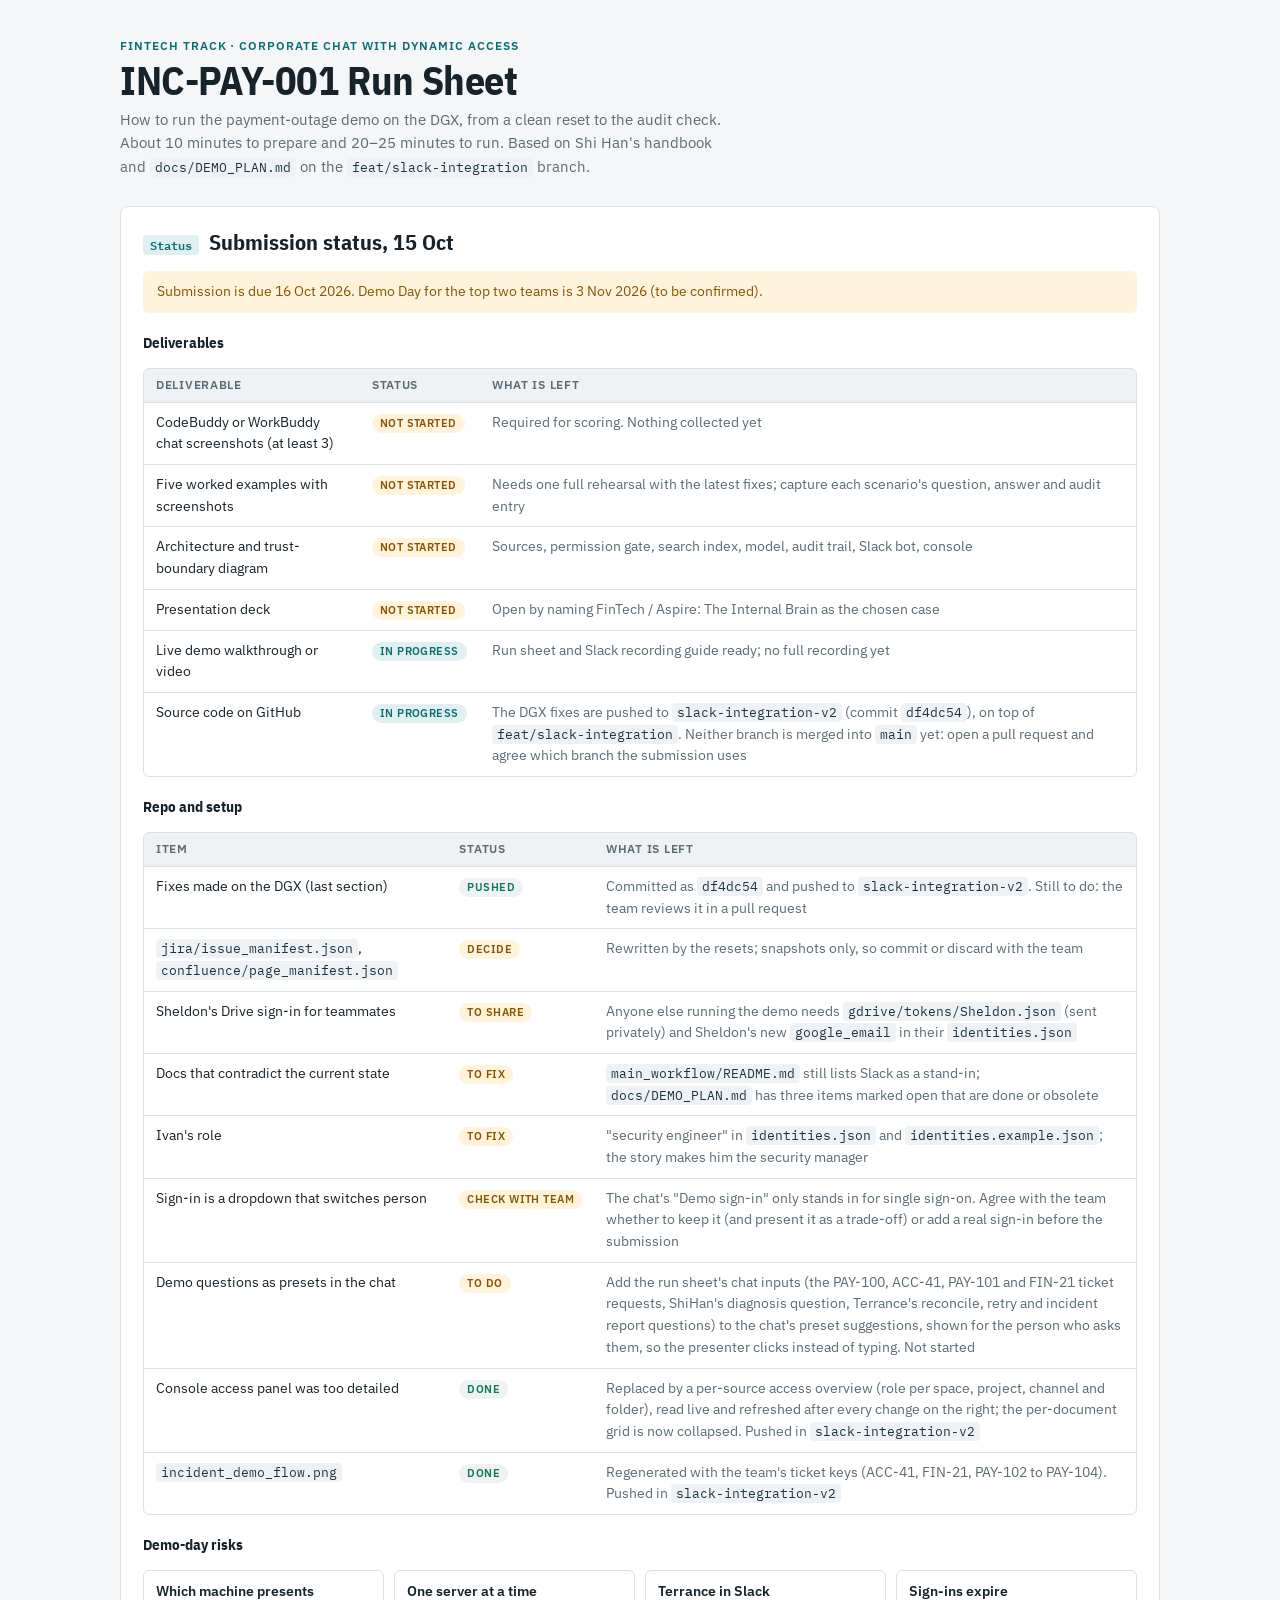
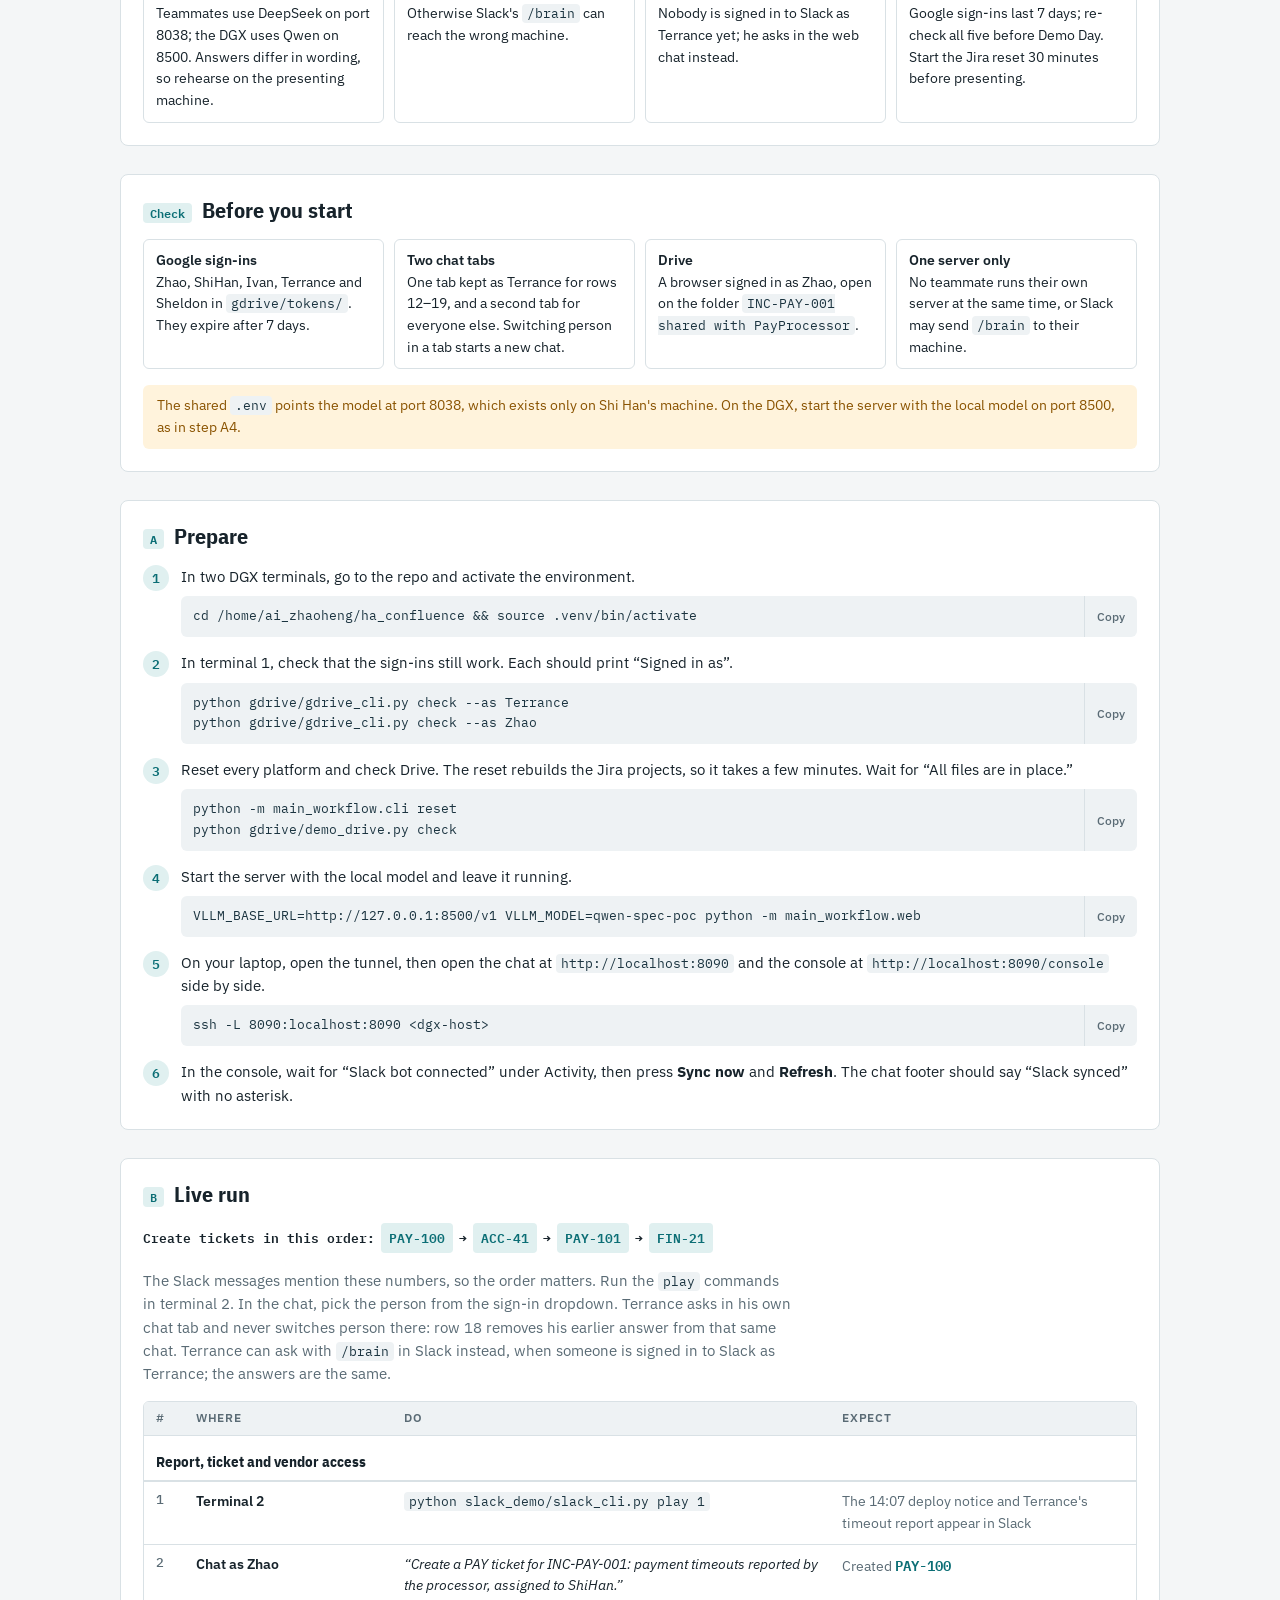
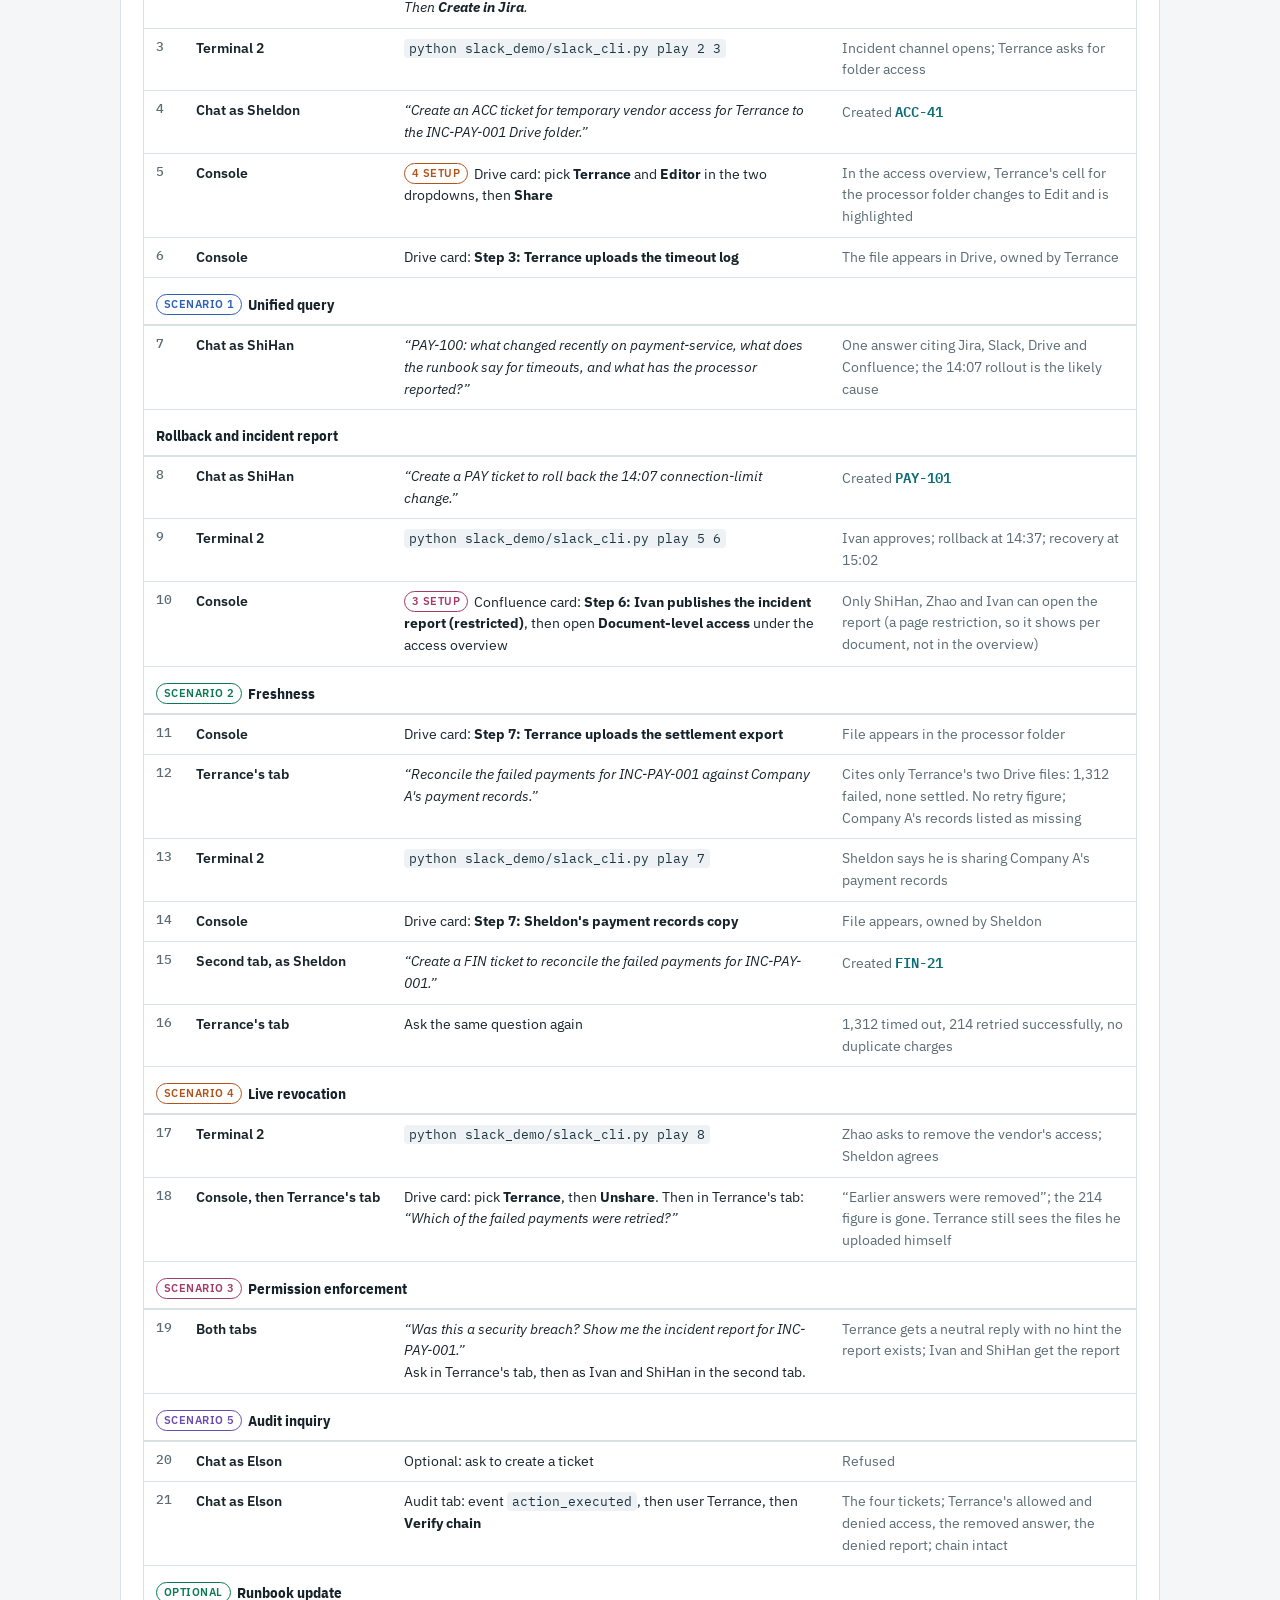
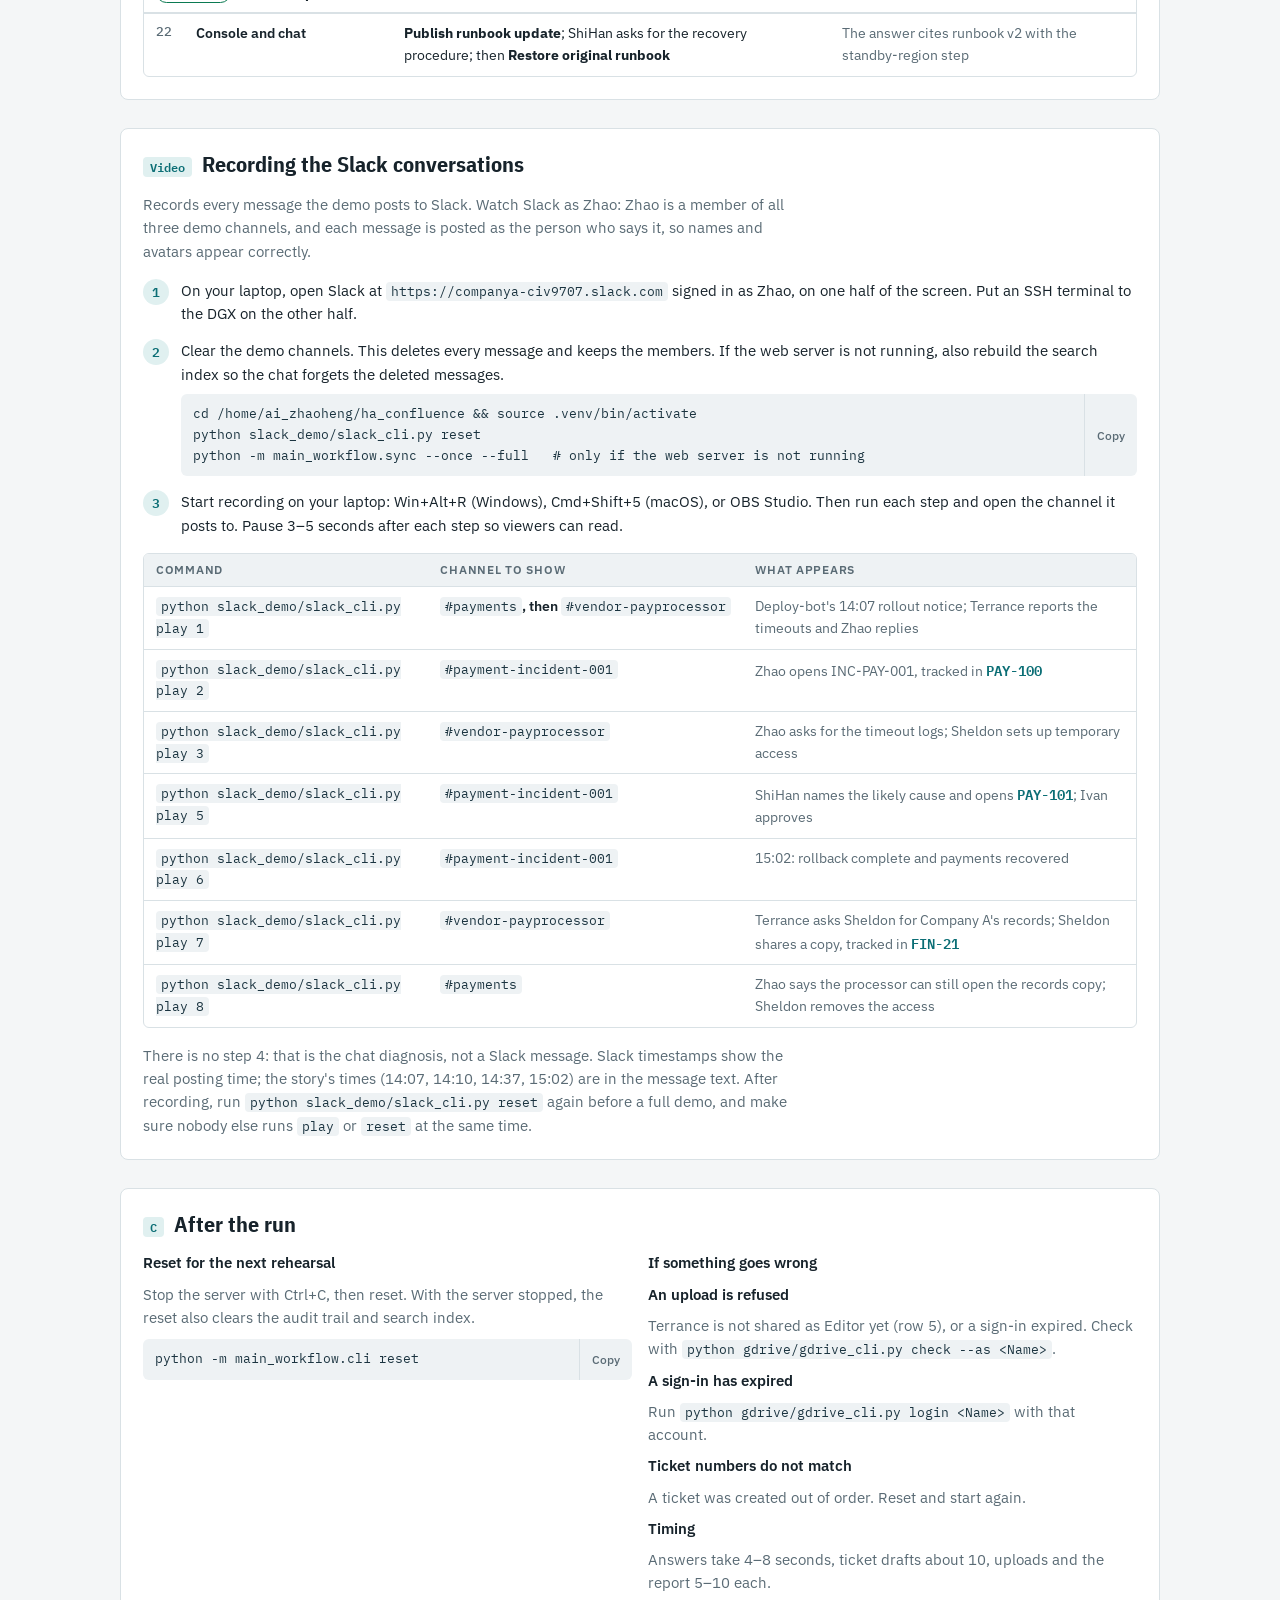
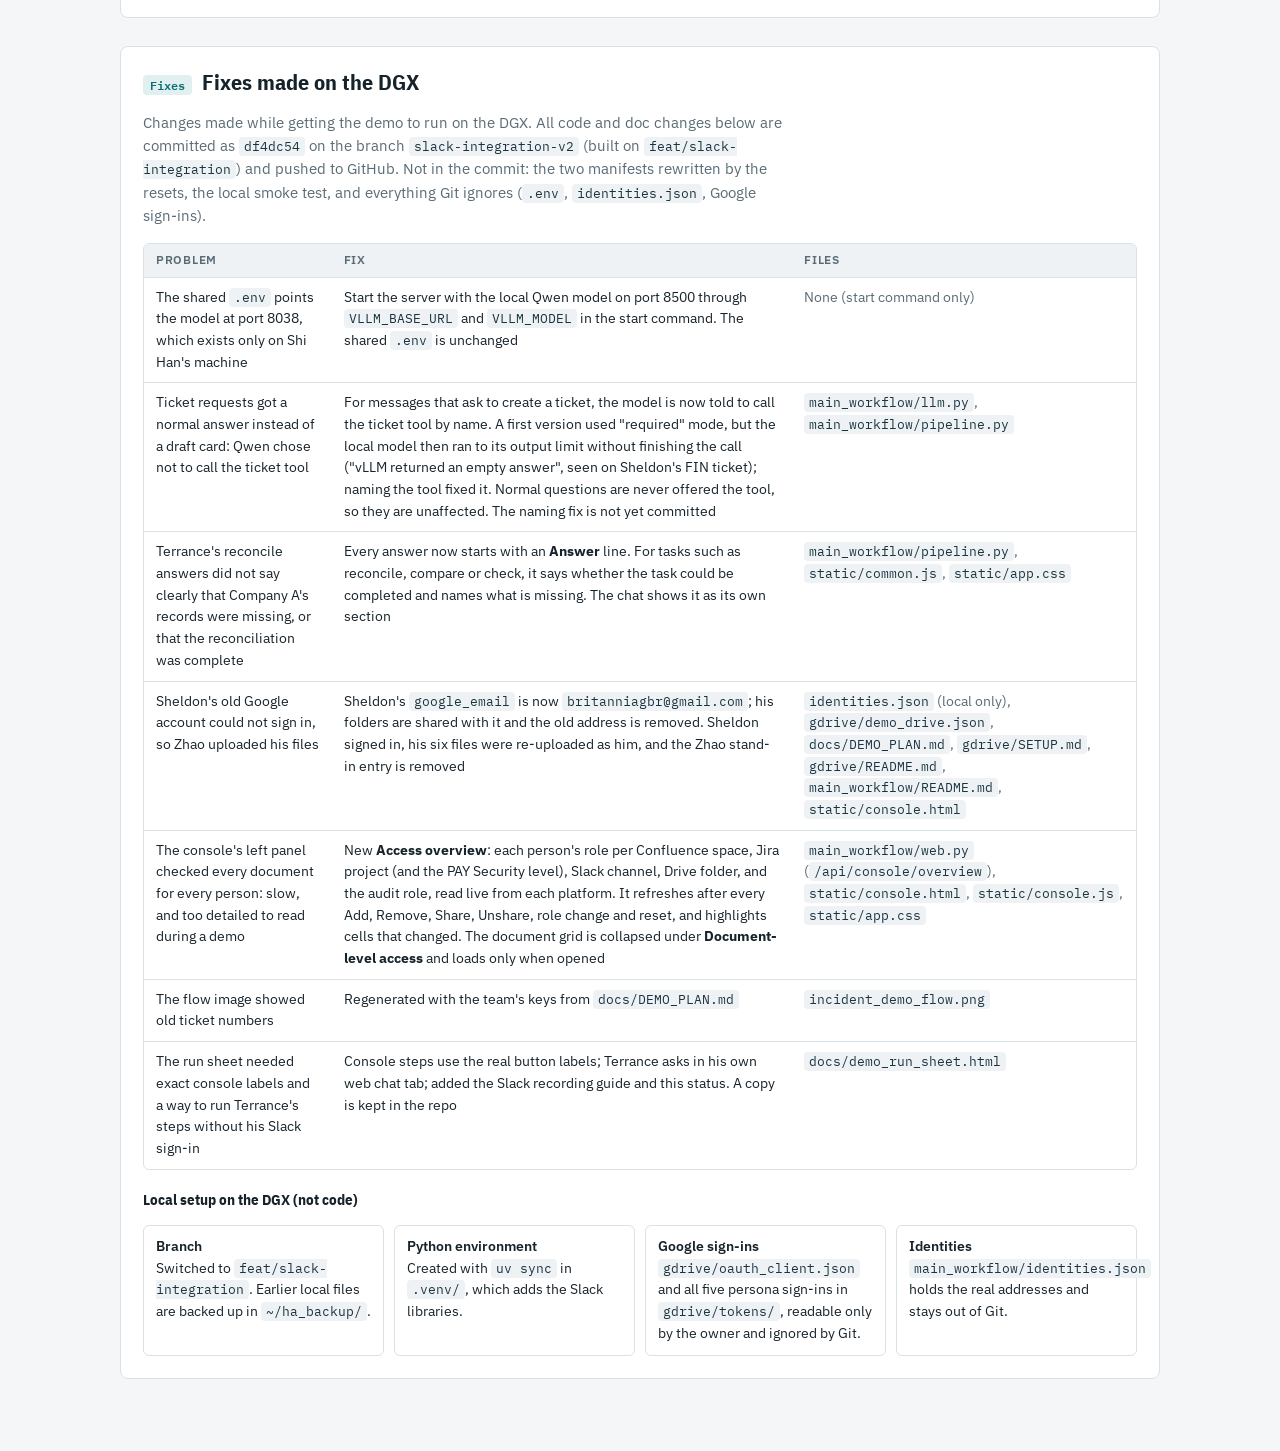
<file: docs/demo_run_sheet.html>
<!doctype html>
<html lang="en">
<head>
<meta charset="utf-8">
<meta name="viewport" content="width=device-width, initial-scale=1, viewport-fit=cover">
<!-- Copy of https://claude.ai/artifact/2MVNKs9NNKxRLNX1ptHMFB (version 9) -->
<title>INC-PAY-001 Run Sheet</title>
<link rel="preconnect" href="https://fonts.googleapis.com">
<link rel="preconnect" href="https://fonts.gstatic.com" crossorigin>
<link rel="stylesheet" href="https://fonts.googleapis.com/css2?family=IBM+Plex+Sans:wght@400;500;600;700&family=IBM+Plex+Mono:wght@400;500&family=IBM+Plex+Sans+Condensed:wght@600;700&display=swap">
<style>
/* Layout: a single run-sheet column; prep as numbered checklists, the live run as one scannable table grouped by scenario */
:root {
  --bg: #f4f6f7;
  --paper: #ffffff;
  --ink: #17232b;
  --muted: #5a6b75;
  --line: #d9e1e5;
  --accent: #0b6e75;
  --accent-soft: #e0f0f0;
  --code-bg: #eef2f4;
  --code-ink: #1b3440;
  --warn: #8a5300;
  --warn-soft: #fff3dc;
  --s1: #2b5fb8; --s2: #0b7a52; --s3: #a23a6a; --s4: #b2531a; --s5: #6a4bb0;
  --font-display: "IBM Plex Sans Condensed", "Arial Narrow", "Helvetica Neue", sans-serif;
  --font-body: "IBM Plex Sans", "Helvetica Neue", Arial, sans-serif;
  --font-mono: "IBM Plex Mono", ui-monospace, SFMono-Regular, Menlo, Consolas, monospace;
}
@media (prefers-color-scheme: dark) {
  :root:not([data-theme="light"]) {
    --bg: #10171b; --paper: #172127; --ink: #e4ecef; --muted: #98aab3; --line: #2a3a42;
    --accent: #5cc5cc; --accent-soft: #15353a; --code-bg: #0d1418; --code-ink: #cfe3e8;
    --warn: #f0c070; --warn-soft: #2e2512;
    --s1: #7aa6f0; --s2: #5fd0a2; --s3: #e48ab4; --s4: #f0a070; --s5: #b9a2f2;
    color-scheme: dark;
  }
}
:root[data-theme="dark"] {
  --bg: #10171b; --paper: #172127; --ink: #e4ecef; --muted: #98aab3; --line: #2a3a42;
  --accent: #5cc5cc; --accent-soft: #15353a; --code-bg: #0d1418; --code-ink: #cfe3e8;
  --warn: #f0c070; --warn-soft: #2e2512;
  --s1: #7aa6f0; --s2: #5fd0a2; --s3: #e48ab4; --s4: #f0a070; --s5: #b9a2f2;
  color-scheme: dark;
}
* { box-sizing: border-box; }
body { background: var(--bg); color: var(--ink); font: 15px/1.55 var(--font-body); }
.wrap { max-width: 1080px; margin: 0 auto; padding-inline: 20px; padding-block: 32px 64px; display: grid; gap: 28px; }
header { display: grid; gap: 6px; }
.eyebrow { font: 600 12px/1 var(--font-body); letter-spacing: .08em; text-transform: uppercase; color: var(--accent); }
h1 { font: 700 clamp(28px, 4vw, 40px)/1.1 var(--font-display); margin: 0; text-wrap: balance; letter-spacing: -.01em; }
.lede { color: var(--muted); margin: 0; max-width: 68ch; }
h2 { font: 700 22px/1.2 var(--font-display); margin: 0; display: flex; align-items: baseline; gap: 10px; }
h2 .part { font: 600 12px/1 var(--font-mono); color: var(--accent); background: var(--accent-soft); padding: 4px 7px; border-radius: 4px; }
section { background: var(--paper); border: 1px solid var(--line); border-radius: 8px; padding: 22px; display: grid; gap: 16px; min-width: 0; }
.note { color: var(--muted); margin: 0; max-width: 72ch; }
.warn { background: var(--warn-soft); color: var(--warn); border-radius: 6px; padding: 10px 14px; margin: 0; font-size: 14px; }
ol.steps { margin: 0; padding: 0; list-style: none; counter-reset: s; display: grid; gap: 14px; }
ol.steps > li { counter-increment: s; display: grid; grid-template-columns: 28px minmax(0, 1fr); gap: 10px; }
ol.steps > li::before { content: counter(s); font: 600 13px/26px var(--font-mono); text-align: center; width: 26px; height: 26px; border-radius: 50%; background: var(--accent-soft); color: var(--accent); }
.step-body { display: grid; gap: 8px; min-width: 0; }
.step-body p { margin: 0; }
.cmd { display: flex; align-items: stretch; background: var(--code-bg); border-radius: 6px; min-width: 0; }
.cmd pre { margin: 0; padding: 10px 12px; overflow-x: auto; flex: 1; min-width: 0; font: 13px/1.6 var(--font-mono); color: var(--code-ink); }
.cmd button { border: 0; border-left: 1px solid var(--line); background: transparent; color: var(--muted); font: 500 12px var(--font-body); padding: 0 12px; cursor: pointer; border-radius: 0 6px 6px 0; }
.cmd button:hover, .cmd button:focus-visible { color: var(--accent); }
.cmd button:focus-visible { outline: 2px solid var(--accent); outline-offset: -2px; }
code { font: 13px var(--font-mono); background: var(--code-bg); color: var(--code-ink); padding: 1px 5px; border-radius: 4px; }
.checks { display: grid; grid-template-columns: repeat(auto-fit, minmax(240px, 1fr)); gap: 10px; margin: 0; padding: 0; list-style: none; }
.checks li { border: 1px solid var(--line); border-radius: 6px; padding: 10px 12px; font-size: 14px; }
.checks b { display: block; font-weight: 600; }
.table-scroll { overflow-x: auto; border: 1px solid var(--line); border-radius: 6px; }
table { border-collapse: collapse; width: 100%; min-width: 760px; font-size: 14px; }
th, td { text-align: left; vertical-align: top; padding: 9px 12px; border-bottom: 1px solid var(--line); }
thead th { font: 600 12px/1.2 var(--font-body); letter-spacing: .06em; text-transform: uppercase; color: var(--muted); background: var(--code-bg); }
td.num { font: 500 13px var(--font-mono); color: var(--muted); width: 38px; font-variant-numeric: tabular-nums; }
td.where { white-space: nowrap; font-weight: 600; width: 150px; }
td.expect { color: var(--muted); }
tr.group td { background: var(--paper); font: 700 15px/1.3 var(--font-display); padding-top: 16px; border-bottom: 2px solid var(--line); }
tr:last-child td { border-bottom: 0; }
.say { font-style: italic; }
.tk { font-family: var(--font-mono); font-weight: 600; color: var(--accent); }
.chip { display: inline-block; font: 600 11px/1 var(--font-body); letter-spacing: .04em; text-transform: uppercase; padding: 4px 7px; border-radius: 999px; border: 1px solid currentColor; margin-right: 6px; vertical-align: 2px; }
.c1 { color: var(--s1); } .c2 { color: var(--s2); } .c3 { color: var(--s3); } .c4 { color: var(--s4); } .c5 { color: var(--s5); }
.order { display: flex; flex-wrap: wrap; gap: 6px; align-items: center; font: 600 13px var(--font-mono); }
.order span { background: var(--accent-soft); color: var(--accent); padding: 4px 8px; border-radius: 4px; }
.two { display: grid; grid-template-columns: repeat(auto-fit, minmax(280px, 1fr)); gap: 16px; }
.two > div { display: grid; gap: 10px; align-content: start; min-width: 0; }
h3 { font: 600 15px/1.3 var(--font-body); margin: 0; }
dl { margin: 0; display: grid; gap: 8px; }
dt { font-weight: 600; }
dd { margin: 0; color: var(--muted); }
.pill { display: inline-block; font: 600 11px/1 var(--font-body); letter-spacing: .04em; text-transform: uppercase; padding: 4px 8px; border-radius: 999px; white-space: nowrap; }
.pill.todo { background: var(--warn-soft); color: var(--warn); }
.pill.doing { background: var(--accent-soft); color: var(--accent); }
.pill.done { background: var(--code-bg); color: var(--s2); }
td.status { width: 120px; }
h3.sub { font: 700 15px/1.3 var(--font-display); margin: 4px 0 0; }
@media (max-width: 520px) { section { padding: 16px; } .wrap { padding-inline: 16px; } }
@media (prefers-reduced-motion: reduce) { * { transition: none !important; } }
</style>
</head>
<body>


<div class="wrap">
  <header>
    <span class="eyebrow">FinTech track · Corporate Chat with Dynamic Access</span>
    <h1>INC-PAY-001 Run Sheet</h1>
    <p class="lede">How to run the payment-outage demo on the DGX, from a clean reset to the audit check. About 10 minutes to prepare and 20–25 minutes to run. Based on Shi Han's handbook and <code>docs/DEMO_PLAN.md</code> on the <code>feat/slack-integration</code> branch.</p>
  </header>

  <section aria-labelledby="status">
    <h2 id="status"><span class="part">Status</span>Submission status, 15 Oct</h2>
    <p class="warn">Submission is due 16 Oct 2026. Demo Day for the top two teams is 3 Nov 2026 (to be confirmed).</p>
    <h3 class="sub">Deliverables</h3>
    <div class="table-scroll">
      <table>
        <thead><tr><th>Deliverable</th><th>Status</th><th>What is left</th></tr></thead>
        <tbody>
          <tr><td>CodeBuddy or WorkBuddy chat screenshots (at least 3)</td><td class="status"><span class="pill todo">Not started</span></td><td class="expect">Required for scoring. Nothing collected yet</td></tr>
          <tr><td>Five worked examples with screenshots</td><td class="status"><span class="pill todo">Not started</span></td><td class="expect">Needs one full rehearsal with the latest fixes; capture each scenario's question, answer and audit entry</td></tr>
          <tr><td>Architecture and trust-boundary diagram</td><td class="status"><span class="pill todo">Not started</span></td><td class="expect">Sources, permission gate, search index, model, audit trail, Slack bot, console</td></tr>
          <tr><td>Presentation deck</td><td class="status"><span class="pill todo">Not started</span></td><td class="expect">Open by naming FinTech / Aspire: The Internal Brain as the chosen case</td></tr>
          <tr><td>Live demo walkthrough or video</td><td class="status"><span class="pill doing">In progress</span></td><td class="expect">Run sheet and Slack recording guide ready; no full recording yet</td></tr>
          <tr><td>Source code on GitHub</td><td class="status"><span class="pill doing">In progress</span></td><td class="expect">The DGX fixes are pushed to <code>slack-integration-v2</code> (commit <code>df4dc54</code>), on top of <code>feat/slack-integration</code>. Neither branch is merged into <code>main</code> yet: open a pull request and agree which branch the submission uses</td></tr>
        </tbody>
      </table>
    </div>
    <h3 class="sub">Repo and setup</h3>
    <div class="table-scroll">
      <table>
        <thead><tr><th>Item</th><th>Status</th><th>What is left</th></tr></thead>
        <tbody>
          <tr><td>Fixes made on the DGX (last section)</td><td class="status"><span class="pill done">Pushed</span></td><td class="expect">Committed as <code>df4dc54</code> and pushed to <code>slack-integration-v2</code>. Still to do: the team reviews it in a pull request</td></tr>
          <tr><td><code>jira/issue_manifest.json</code>, <code>confluence/page_manifest.json</code></td><td class="status"><span class="pill todo">Decide</span></td><td class="expect">Rewritten by the resets; snapshots only, so commit or discard with the team</td></tr>
          <tr><td>Sheldon's Drive sign-in for teammates</td><td class="status"><span class="pill todo">To share</span></td><td class="expect">Anyone else running the demo needs <code>gdrive/tokens/Sheldon.json</code> (sent privately) and Sheldon's new <code>google_email</code> in their <code>identities.json</code></td></tr>
          <tr><td>Docs that contradict the current state</td><td class="status"><span class="pill todo">To fix</span></td><td class="expect"><code>main_workflow/README.md</code> still lists Slack as a stand-in; <code>docs/DEMO_PLAN.md</code> has three items marked open that are done or obsolete</td></tr>
          <tr><td>Ivan's role</td><td class="status"><span class="pill todo">To fix</span></td><td class="expect">"security engineer" in <code>identities.json</code> and <code>identities.example.json</code>; the story makes him the security manager</td></tr>
          <tr><td>Sign-in is a dropdown that switches person</td><td class="status"><span class="pill todo">Check with team</span></td><td class="expect">The chat's "Demo sign-in" only stands in for single sign-on. Agree with the team whether to keep it (and present it as a trade-off) or add a real sign-in before the submission</td></tr>
          <tr><td>Demo questions as presets in the chat</td><td class="status"><span class="pill todo">To do</span></td><td class="expect">Add the run sheet's chat inputs (the PAY-100, ACC-41, PAY-101 and FIN-21 ticket requests, ShiHan's diagnosis question, Terrance's reconcile, retry and incident report questions) to the chat's preset suggestions, shown for the person who asks them, so the presenter clicks instead of typing. Not started</td></tr>
          <tr><td>Console access panel was too detailed</td><td class="status"><span class="pill done">Done</span></td><td class="expect">Replaced by a per-source access overview (role per space, project, channel and folder), read live and refreshed after every change on the right; the per-document grid is now collapsed. Pushed in <code>slack-integration-v2</code></td></tr>
          <tr><td><code>incident_demo_flow.png</code></td><td class="status"><span class="pill done">Done</span></td><td class="expect">Regenerated with the team's ticket keys (ACC-41, FIN-21, PAY-102 to PAY-104). Pushed in <code>slack-integration-v2</code></td></tr>
        </tbody>
      </table>
    </div>
    <h3 class="sub">Demo-day risks</h3>
    <ul class="checks">
      <li><b>Which machine presents</b>Teammates use DeepSeek on port 8038; the DGX uses Qwen on 8500. Answers differ in wording, so rehearse on the presenting machine.</li>
      <li><b>One server at a time</b>Otherwise Slack's <code>/brain</code> can reach the wrong machine.</li>
      <li><b>Terrance in Slack</b>Nobody is signed in to Slack as Terrance yet; he asks in the web chat instead.</li>
      <li><b>Sign-ins expire</b>Google sign-ins last 7 days; re-check all five before Demo Day. Start the Jira reset 30 minutes before presenting.</li>
    </ul>
  </section>

  <section aria-labelledby="ready">
    <h2 id="ready"><span class="part">Check</span>Before you start</h2>
    <ul class="checks">
      <li><b>Google sign-ins</b>Zhao, ShiHan, Ivan, Terrance and Sheldon in <code>gdrive/tokens/</code>. They expire after 7 days.</li>
      <li><b>Two chat tabs</b>One tab kept as Terrance for rows 12–19, and a second tab for everyone else. Switching person in a tab starts a new chat.</li>
      <li><b>Drive</b>A browser signed in as Zhao, open on the folder <code>INC-PAY-001 shared with PayProcessor</code>.</li>
      <li><b>One server only</b>No teammate runs their own server at the same time, or Slack may send <code>/brain</code> to their machine.</li>
    </ul>
    <p class="warn">The shared <code>.env</code> points the model at port 8038, which exists only on Shi Han's machine. On the DGX, start the server with the local model on port 8500, as in step A4.</p>
  </section>

  <section aria-labelledby="partA">
    <h2 id="partA"><span class="part">A</span>Prepare</h2>
    <ol class="steps">
      <li><div class="step-body">
        <p>In two DGX terminals, go to the repo and activate the environment.</p>
        <div class="cmd"><pre>cd /home/ai_zhaoheng/ha_confluence && source .venv/bin/activate</pre><button type="button">Copy</button></div>
      </div></li>
      <li><div class="step-body">
        <p>In terminal 1, check that the sign-ins still work. Each should print “Signed in as”.</p>
        <div class="cmd"><pre>python gdrive/gdrive_cli.py check --as Terrance
python gdrive/gdrive_cli.py check --as Zhao</pre><button type="button">Copy</button></div>
      </div></li>
      <li><div class="step-body">
        <p>Reset every platform and check Drive. The reset rebuilds the Jira projects, so it takes a few minutes. Wait for “All files are in place.”</p>
        <div class="cmd"><pre>python -m main_workflow.cli reset
python gdrive/demo_drive.py check</pre><button type="button">Copy</button></div>
      </div></li>
      <li><div class="step-body">
        <p>Start the server with the local model and leave it running.</p>
        <div class="cmd"><pre>VLLM_BASE_URL=http://127.0.0.1:8500/v1 VLLM_MODEL=qwen-spec-poc python -m main_workflow.web</pre><button type="button">Copy</button></div>
      </div></li>
      <li><div class="step-body">
        <p>On your laptop, open the tunnel, then open the chat at <code>http://localhost:8090</code> and the console at <code>http://localhost:8090/console</code> side by side.</p>
        <div class="cmd"><pre>ssh -L 8090:localhost:8090 &lt;dgx-host&gt;</pre><button type="button">Copy</button></div>
      </div></li>
      <li><div class="step-body">
        <p>In the console, wait for “Slack bot connected” under Activity, then press <b>Sync now</b> and <b>Refresh</b>. The chat footer should say “Slack synced” with no asterisk.</p>
      </div></li>
    </ol>
  </section>

  <section aria-labelledby="partB">
    <h2 id="partB"><span class="part">B</span>Live run</h2>
    <div class="order" aria-label="Ticket order">Create tickets in this order: <span>PAY-100</span>→<span>ACC-41</span>→<span>PAY-101</span>→<span>FIN-21</span></div>
    <p class="note">The Slack messages mention these numbers, so the order matters. Run the <code>play</code> commands in terminal 2. In the chat, pick the person from the sign-in dropdown. Terrance asks in his own chat tab and never switches person there: row 18 removes his earlier answer from that same chat. Terrance can ask with <code>/brain</code> in Slack instead, when someone is signed in to Slack as Terrance; the answers are the same.</p>
    <div class="table-scroll">
      <table>
        <thead><tr><th>#</th><th>Where</th><th>Do</th><th>Expect</th></tr></thead>
        <tbody>
          <tr class="group"><td colspan="4">Report, ticket and vendor access</td></tr>
          <tr><td class="num">1</td><td class="where">Terminal 2</td><td><code>python slack_demo/slack_cli.py play 1</code></td><td class="expect">The 14:07 deploy notice and Terrance's timeout report appear in Slack</td></tr>
          <tr><td class="num">2</td><td class="where">Chat as Zhao</td><td class="say">“Create a PAY ticket for INC-PAY-001: payment timeouts reported by the processor, assigned to ShiHan.”<br>Then <b>Create in Jira</b>.</td><td class="expect">Created <span class="tk">PAY-100</span></td></tr>
          <tr><td class="num">3</td><td class="where">Terminal 2</td><td><code>python slack_demo/slack_cli.py play 2 3</code></td><td class="expect">Incident channel opens; Terrance asks for folder access</td></tr>
          <tr><td class="num">4</td><td class="where">Chat as Sheldon</td><td class="say">“Create an ACC ticket for temporary vendor access for Terrance to the INC-PAY-001 Drive folder.”</td><td class="expect">Created <span class="tk">ACC-41</span></td></tr>
          <tr><td class="num">5</td><td class="where">Console</td><td><span class="chip c4">4 setup</span>Drive card: pick <b>Terrance</b> and <b>Editor</b> in the two dropdowns, then <b>Share</b></td><td class="expect">In the access overview, Terrance's cell for the processor folder changes to Edit and is highlighted</td></tr>
          <tr><td class="num">6</td><td class="where">Console</td><td>Drive card: <b>Step 3: Terrance uploads the timeout log</b></td><td class="expect">The file appears in Drive, owned by Terrance</td></tr>

          <tr class="group"><td colspan="4"><span class="chip c1">Scenario 1</span>Unified query</td></tr>
          <tr><td class="num">7</td><td class="where">Chat as ShiHan</td><td class="say">“PAY-100: what changed recently on payment-service, what does the runbook say for timeouts, and what has the processor reported?”</td><td class="expect">One answer citing Jira, Slack, Drive and Confluence; the 14:07 rollout is the likely cause</td></tr>

          <tr class="group"><td colspan="4">Rollback and incident report</td></tr>
          <tr><td class="num">8</td><td class="where">Chat as ShiHan</td><td class="say">“Create a PAY ticket to roll back the 14:07 connection-limit change.”</td><td class="expect">Created <span class="tk">PAY-101</span></td></tr>
          <tr><td class="num">9</td><td class="where">Terminal 2</td><td><code>python slack_demo/slack_cli.py play 5 6</code></td><td class="expect">Ivan approves; rollback at 14:37; recovery at 15:02</td></tr>
          <tr><td class="num">10</td><td class="where">Console</td><td><span class="chip c3">3 setup</span>Confluence card: <b>Step 6: Ivan publishes the incident report (restricted)</b>, then open <b>Document-level access</b> under the access overview</td><td class="expect">Only ShiHan, Zhao and Ivan can open the report (a page restriction, so it shows per document, not in the overview)</td></tr>

          <tr class="group"><td colspan="4"><span class="chip c2">Scenario 2</span>Freshness</td></tr>
          <tr><td class="num">11</td><td class="where">Console</td><td>Drive card: <b>Step 7: Terrance uploads the settlement export</b></td><td class="expect">File appears in the processor folder</td></tr>
          <tr><td class="num">12</td><td class="where">Terrance's tab</td><td class="say">“Reconcile the failed payments for INC-PAY-001 against Company A's payment records.”</td><td class="expect">Cites only Terrance's two Drive files: 1,312 failed, none settled. No retry figure; Company A's records listed as missing</td></tr>
          <tr><td class="num">13</td><td class="where">Terminal 2</td><td><code>python slack_demo/slack_cli.py play 7</code></td><td class="expect">Sheldon says he is sharing Company A's payment records</td></tr>
          <tr><td class="num">14</td><td class="where">Console</td><td>Drive card: <b>Step 7: Sheldon's payment records copy</b></td><td class="expect">File appears, owned by Sheldon</td></tr>
          <tr><td class="num">15</td><td class="where">Second tab, as Sheldon</td><td class="say">“Create a FIN ticket to reconcile the failed payments for INC-PAY-001.”</td><td class="expect">Created <span class="tk">FIN-21</span></td></tr>
          <tr><td class="num">16</td><td class="where">Terrance's tab</td><td>Ask the same question again</td><td class="expect">1,312 timed out, 214 retried successfully, no duplicate charges</td></tr>

          <tr class="group"><td colspan="4"><span class="chip c4">Scenario 4</span>Live revocation</td></tr>
          <tr><td class="num">17</td><td class="where">Terminal 2</td><td><code>python slack_demo/slack_cli.py play 8</code></td><td class="expect">Zhao asks to remove the vendor's access; Sheldon agrees</td></tr>
          <tr><td class="num">18</td><td class="where">Console, then Terrance's tab</td><td>Drive card: pick <b>Terrance</b>, then <b>Unshare</b>. Then in Terrance's tab: <span class="say">“Which of the failed payments were retried?”</span></td><td class="expect">“Earlier answers were removed”; the 214 figure is gone. Terrance still sees the files he uploaded himself</td></tr>

          <tr class="group"><td colspan="4"><span class="chip c3">Scenario 3</span>Permission enforcement</td></tr>
          <tr><td class="num">19</td><td class="where">Both tabs</td><td class="say">“Was this a security breach? Show me the incident report for INC-PAY-001.”<br><span style="font-style:normal">Ask in Terrance's tab, then as Ivan and ShiHan in the second tab.</span></td><td class="expect">Terrance gets a neutral reply with no hint the report exists; Ivan and ShiHan get the report</td></tr>

          <tr class="group"><td colspan="4"><span class="chip c5">Scenario 5</span>Audit inquiry</td></tr>
          <tr><td class="num">20</td><td class="where">Chat as Elson</td><td>Optional: ask to create a ticket</td><td class="expect">Refused</td></tr>
          <tr><td class="num">21</td><td class="where">Chat as Elson</td><td>Audit tab: event <code>action_executed</code>, then user Terrance, then <b>Verify chain</b></td><td class="expect">The four tickets; Terrance's allowed and denied access, the removed answer, the denied report; chain intact</td></tr>

          <tr class="group"><td colspan="4"><span class="chip c2">Optional</span>Runbook update</td></tr>
          <tr><td class="num">22</td><td class="where">Console and chat</td><td><b>Publish runbook update</b>; ShiHan asks for the recovery procedure; then <b>Restore original runbook</b></td><td class="expect">The answer cites runbook v2 with the standby-region step</td></tr>
        </tbody>
      </table>
    </div>
  </section>

  <section aria-labelledby="partD">
    <h2 id="partD"><span class="part">Video</span>Recording the Slack conversations</h2>
    <p class="note">Records every message the demo posts to Slack. Watch Slack as Zhao: Zhao is a member of all three demo channels, and each message is posted as the person who says it, so names and avatars appear correctly.</p>
    <ol class="steps">
      <li><div class="step-body">
        <p>On your laptop, open Slack at <code>https://companya-civ9707.slack.com</code> signed in as Zhao, on one half of the screen. Put an SSH terminal to the DGX on the other half.</p>
      </div></li>
      <li><div class="step-body">
        <p>Clear the demo channels. This deletes every message and keeps the members. If the web server is not running, also rebuild the search index so the chat forgets the deleted messages.</p>
        <div class="cmd"><pre>cd /home/ai_zhaoheng/ha_confluence && source .venv/bin/activate
python slack_demo/slack_cli.py reset
python -m main_workflow.sync --once --full   # only if the web server is not running</pre><button type="button">Copy</button></div>
      </div></li>
      <li><div class="step-body">
        <p>Start recording on your laptop: Win+Alt+R (Windows), Cmd+Shift+5 (macOS), or OBS Studio. Then run each step and open the channel it posts to. Pause 3–5 seconds after each step so viewers can read.</p>
      </div></li>
    </ol>
    <div class="table-scroll">
      <table>
        <thead><tr><th>Command</th><th>Channel to show</th><th>What appears</th></tr></thead>
        <tbody>
          <tr><td><code>python slack_demo/slack_cli.py play 1</code></td><td class="where"><code>#payments</code>, then <code>#vendor-payprocessor</code></td><td class="expect">Deploy-bot's 14:07 rollout notice; Terrance reports the timeouts and Zhao replies</td></tr>
          <tr><td><code>python slack_demo/slack_cli.py play 2</code></td><td class="where"><code>#payment-incident-001</code></td><td class="expect">Zhao opens INC-PAY-001, tracked in <span class="tk">PAY-100</span></td></tr>
          <tr><td><code>python slack_demo/slack_cli.py play 3</code></td><td class="where"><code>#vendor-payprocessor</code></td><td class="expect">Zhao asks for the timeout logs; Sheldon sets up temporary access</td></tr>
          <tr><td><code>python slack_demo/slack_cli.py play 5</code></td><td class="where"><code>#payment-incident-001</code></td><td class="expect">ShiHan names the likely cause and opens <span class="tk">PAY-101</span>; Ivan approves</td></tr>
          <tr><td><code>python slack_demo/slack_cli.py play 6</code></td><td class="where"><code>#payment-incident-001</code></td><td class="expect">15:02: rollback complete and payments recovered</td></tr>
          <tr><td><code>python slack_demo/slack_cli.py play 7</code></td><td class="where"><code>#vendor-payprocessor</code></td><td class="expect">Terrance asks Sheldon for Company A's records; Sheldon shares a copy, tracked in <span class="tk">FIN-21</span></td></tr>
          <tr><td><code>python slack_demo/slack_cli.py play 8</code></td><td class="where"><code>#payments</code></td><td class="expect">Zhao says the processor can still open the records copy; Sheldon removes the access</td></tr>
        </tbody>
      </table>
    </div>
    <p class="note">There is no step 4: that is the chat diagnosis, not a Slack message. Slack timestamps show the real posting time; the story's times (14:07, 14:10, 14:37, 15:02) are in the message text. After recording, run <code>python slack_demo/slack_cli.py reset</code> again before a full demo, and make sure nobody else runs <code>play</code> or <code>reset</code> at the same time.</p>
  </section>

  <section aria-labelledby="partC">
    <h2 id="partC"><span class="part">C</span>After the run</h2>
    <div class="two">
      <div>
        <h3>Reset for the next rehearsal</h3>
        <p class="note">Stop the server with Ctrl+C, then reset. With the server stopped, the reset also clears the audit trail and search index.</p>
        <div class="cmd"><pre>python -m main_workflow.cli reset</pre><button type="button">Copy</button></div>
      </div>
      <div>
        <h3>If something goes wrong</h3>
        <dl>
          <dt>An upload is refused</dt><dd>Terrance is not shared as Editor yet (row 5), or a sign-in expired. Check with <code>python gdrive/gdrive_cli.py check --as &lt;Name&gt;</code>.</dd>
          <dt>A sign-in has expired</dt><dd>Run <code>python gdrive/gdrive_cli.py login &lt;Name&gt;</code> with that account.</dd>
          <dt>Ticket numbers do not match</dt><dd>A ticket was created out of order. Reset and start again.</dd>
          <dt>Timing</dt><dd>Answers take 4–8 seconds, ticket drafts about 10, uploads and the report 5–10 each.</dd>
        </dl>
      </div>
    </div>
  </section>

  <section aria-labelledby="fixes">
    <h2 id="fixes"><span class="part">Fixes</span>Fixes made on the DGX</h2>
    <p class="note">Changes made while getting the demo to run on the DGX. All code and doc changes below are committed as <code>df4dc54</code> on the branch <code>slack-integration-v2</code> (built on <code>feat/slack-integration</code>) and pushed to GitHub. Not in the commit: the two manifests rewritten by the resets, the local smoke test, and everything Git ignores (<code>.env</code>, <code>identities.json</code>, Google sign-ins).</p>
    <div class="table-scroll">
      <table>
        <thead><tr><th>Problem</th><th>Fix</th><th>Files</th></tr></thead>
        <tbody>
          <tr><td>The shared <code>.env</code> points the model at port 8038, which exists only on Shi Han's machine</td><td>Start the server with the local Qwen model on port 8500 through <code>VLLM_BASE_URL</code> and <code>VLLM_MODEL</code> in the start command. The shared <code>.env</code> is unchanged</td><td class="expect">None (start command only)</td></tr>
          <tr><td>Ticket requests got a normal answer instead of a draft card: Qwen chose not to call the ticket tool</td><td>For messages that ask to create a ticket, the model is now told to call the ticket tool by name. A first version used "required" mode, but the local model then ran to its output limit without finishing the call ("vLLM returned an empty answer", seen on Sheldon's FIN ticket); naming the tool fixed it. Normal questions are never offered the tool, so they are unaffected. The naming fix is not yet committed</td><td class="expect"><code>main_workflow/llm.py</code>, <code>main_workflow/pipeline.py</code></td></tr>
          <tr><td>Terrance's reconcile answers did not say clearly that Company A's records were missing, or that the reconciliation was complete</td><td>Every answer now starts with an <b>Answer</b> line. For tasks such as reconcile, compare or check, it says whether the task could be completed and names what is missing. The chat shows it as its own section</td><td class="expect"><code>main_workflow/pipeline.py</code>, <code>static/common.js</code>, <code>static/app.css</code></td></tr>
          <tr><td>Sheldon's old Google account could not sign in, so Zhao uploaded his files</td><td>Sheldon's <code>google_email</code> is now <code>britanniagbr@gmail.com</code>; his folders are shared with it and the old address is removed. Sheldon signed in, his six files were re-uploaded as him, and the Zhao stand-in entry is removed</td><td class="expect"><code>identities.json</code> (local only), <code>gdrive/demo_drive.json</code>, <code>docs/DEMO_PLAN.md</code>, <code>gdrive/SETUP.md</code>, <code>gdrive/README.md</code>, <code>main_workflow/README.md</code>, <code>static/console.html</code></td></tr>
          <tr><td>The console's left panel checked every document for every person: slow, and too detailed to read during a demo</td><td>New <b>Access overview</b>: each person's role per Confluence space, Jira project (and the PAY Security level), Slack channel, Drive folder, and the audit role, read live from each platform. It refreshes after every Add, Remove, Share, Unshare, role change and reset, and highlights cells that changed. The document grid is collapsed under <b>Document-level access</b> and loads only when opened</td><td class="expect"><code>main_workflow/web.py</code> (<code>/api/console/overview</code>), <code>static/console.html</code>, <code>static/console.js</code>, <code>static/app.css</code></td></tr>
          <tr><td>The flow image showed old ticket numbers</td><td>Regenerated with the team's keys from <code>docs/DEMO_PLAN.md</code></td><td class="expect"><code>incident_demo_flow.png</code></td></tr>
          <tr><td>The run sheet needed exact console labels and a way to run Terrance's steps without his Slack sign-in</td><td>Console steps use the real button labels; Terrance asks in his own web chat tab; added the Slack recording guide and this status. A copy is kept in the repo</td><td class="expect"><code>docs/demo_run_sheet.html</code></td></tr>
        </tbody>
      </table>
    </div>
    <h3 class="sub">Local setup on the DGX (not code)</h3>
    <ul class="checks">
      <li><b>Branch</b>Switched to <code>feat/slack-integration</code>. Earlier local files are backed up in <code>~/ha_backup/</code>.</li>
      <li><b>Python environment</b>Created with <code>uv sync</code> in <code>.venv/</code>, which adds the Slack libraries.</li>
      <li><b>Google sign-ins</b><code>gdrive/oauth_client.json</code> and all five persona sign-ins in <code>gdrive/tokens/</code>, readable only by the owner and ignored by Git.</li>
      <li><b>Identities</b><code>main_workflow/identities.json</code> holds the real addresses and stays out of Git.</li>
    </ul>
  </section>
</div>

<script>
document.querySelectorAll(".cmd button").forEach((btn) => {
  btn.addEventListener("click", () => {
    const pre = btn.previousElementSibling;
    const text = pre.textContent;
    const done = () => { btn.textContent = "Copied"; setTimeout(() => { btn.textContent = "Copy"; }, 1500); };
    const select = () => {
      const range = document.createRange();
      range.selectNodeContents(pre);
      const sel = window.getSelection();
      sel.removeAllRanges();
      sel.addRange(range);
      btn.textContent = "Selected";
      setTimeout(() => { btn.textContent = "Copy"; }, 1500);
    };
    try {
      navigator.clipboard.writeText(text).then(done, select);
    } catch (e) {
      select();
    }
  });
});
</script>

</body>
</html>
</file>
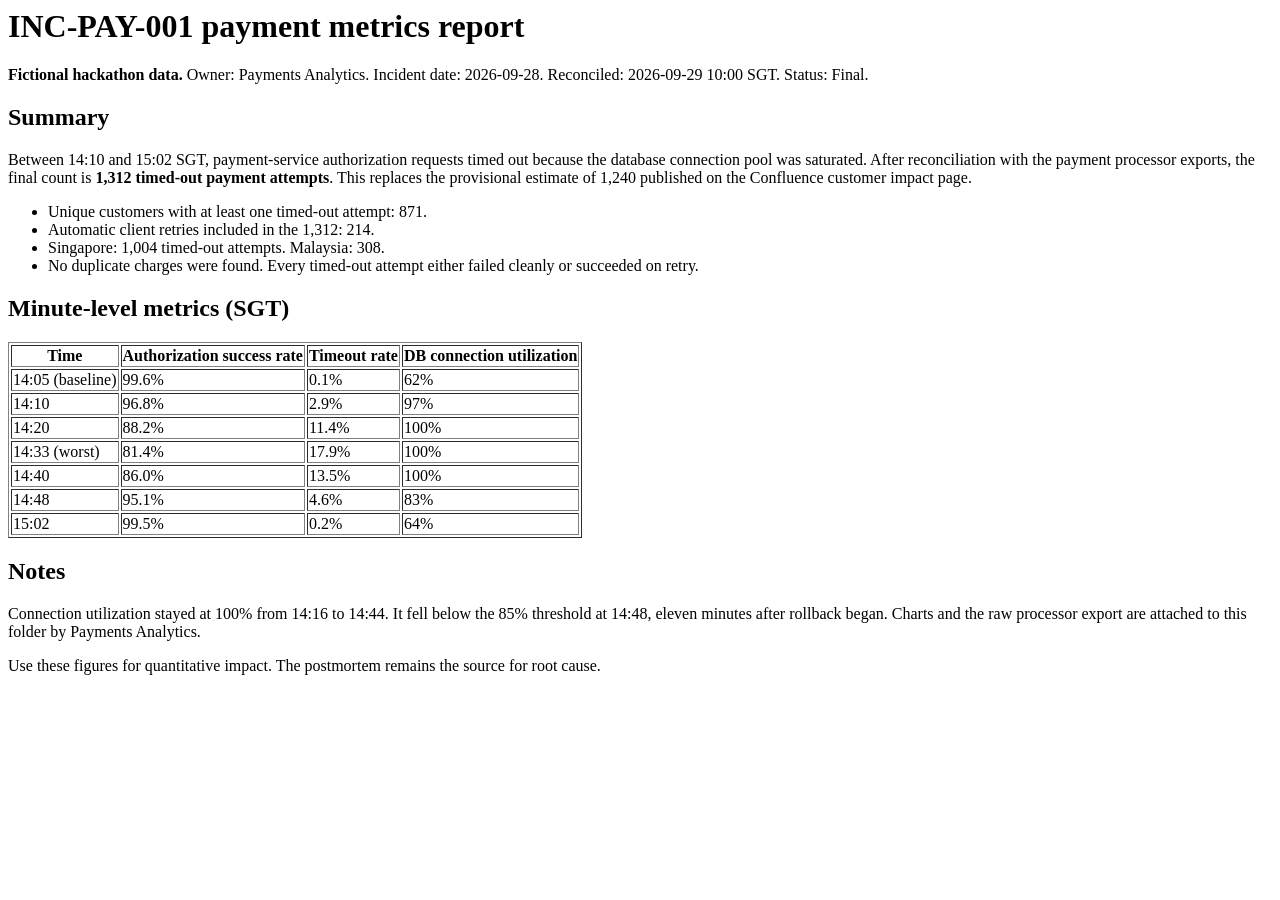
<file: gdrive/seed_report.html>
<html><body>
<h1>INC-PAY-001 payment metrics report</h1>
<p><b>Fictional hackathon data.</b> Owner: Payments Analytics. Incident date: 2026-09-28. Reconciled: 2026-09-29 10:00 SGT. Status: Final.</p>

<h2>Summary</h2>
<p>Between 14:10 and 15:02 SGT, payment-service authorization requests timed out because the database connection pool was saturated. After reconciliation with the payment processor exports, the final count is <b>1,312 timed-out payment attempts</b>. This replaces the provisional estimate of 1,240 published on the Confluence customer impact page.</p>
<ul>
<li>Unique customers with at least one timed-out attempt: 871.</li>
<li>Automatic client retries included in the 1,312: 214.</li>
<li>Singapore: 1,004 timed-out attempts. Malaysia: 308.</li>
<li>No duplicate charges were found. Every timed-out attempt either failed cleanly or succeeded on retry.</li>
</ul>

<h2>Minute-level metrics (SGT)</h2>
<table border="1">
<tr><th>Time</th><th>Authorization success rate</th><th>Timeout rate</th><th>DB connection utilization</th></tr>
<tr><td>14:05 (baseline)</td><td>99.6%</td><td>0.1%</td><td>62%</td></tr>
<tr><td>14:10</td><td>96.8%</td><td>2.9%</td><td>97%</td></tr>
<tr><td>14:20</td><td>88.2%</td><td>11.4%</td><td>100%</td></tr>
<tr><td>14:33 (worst)</td><td>81.4%</td><td>17.9%</td><td>100%</td></tr>
<tr><td>14:40</td><td>86.0%</td><td>13.5%</td><td>100%</td></tr>
<tr><td>14:48</td><td>95.1%</td><td>4.6%</td><td>83%</td></tr>
<tr><td>15:02</td><td>99.5%</td><td>0.2%</td><td>64%</td></tr>
</table>

<h2>Notes</h2>
<p>Connection utilization stayed at 100% from 14:16 to 14:44. It fell below the 85% threshold at 14:48, eleven minutes after rollback began. Charts and the raw processor export are attached to this folder by Payments Analytics.</p>
<p>Use these figures for quantitative impact. The postmortem remains the source for root cause.</p>
</body></html>
</file>
